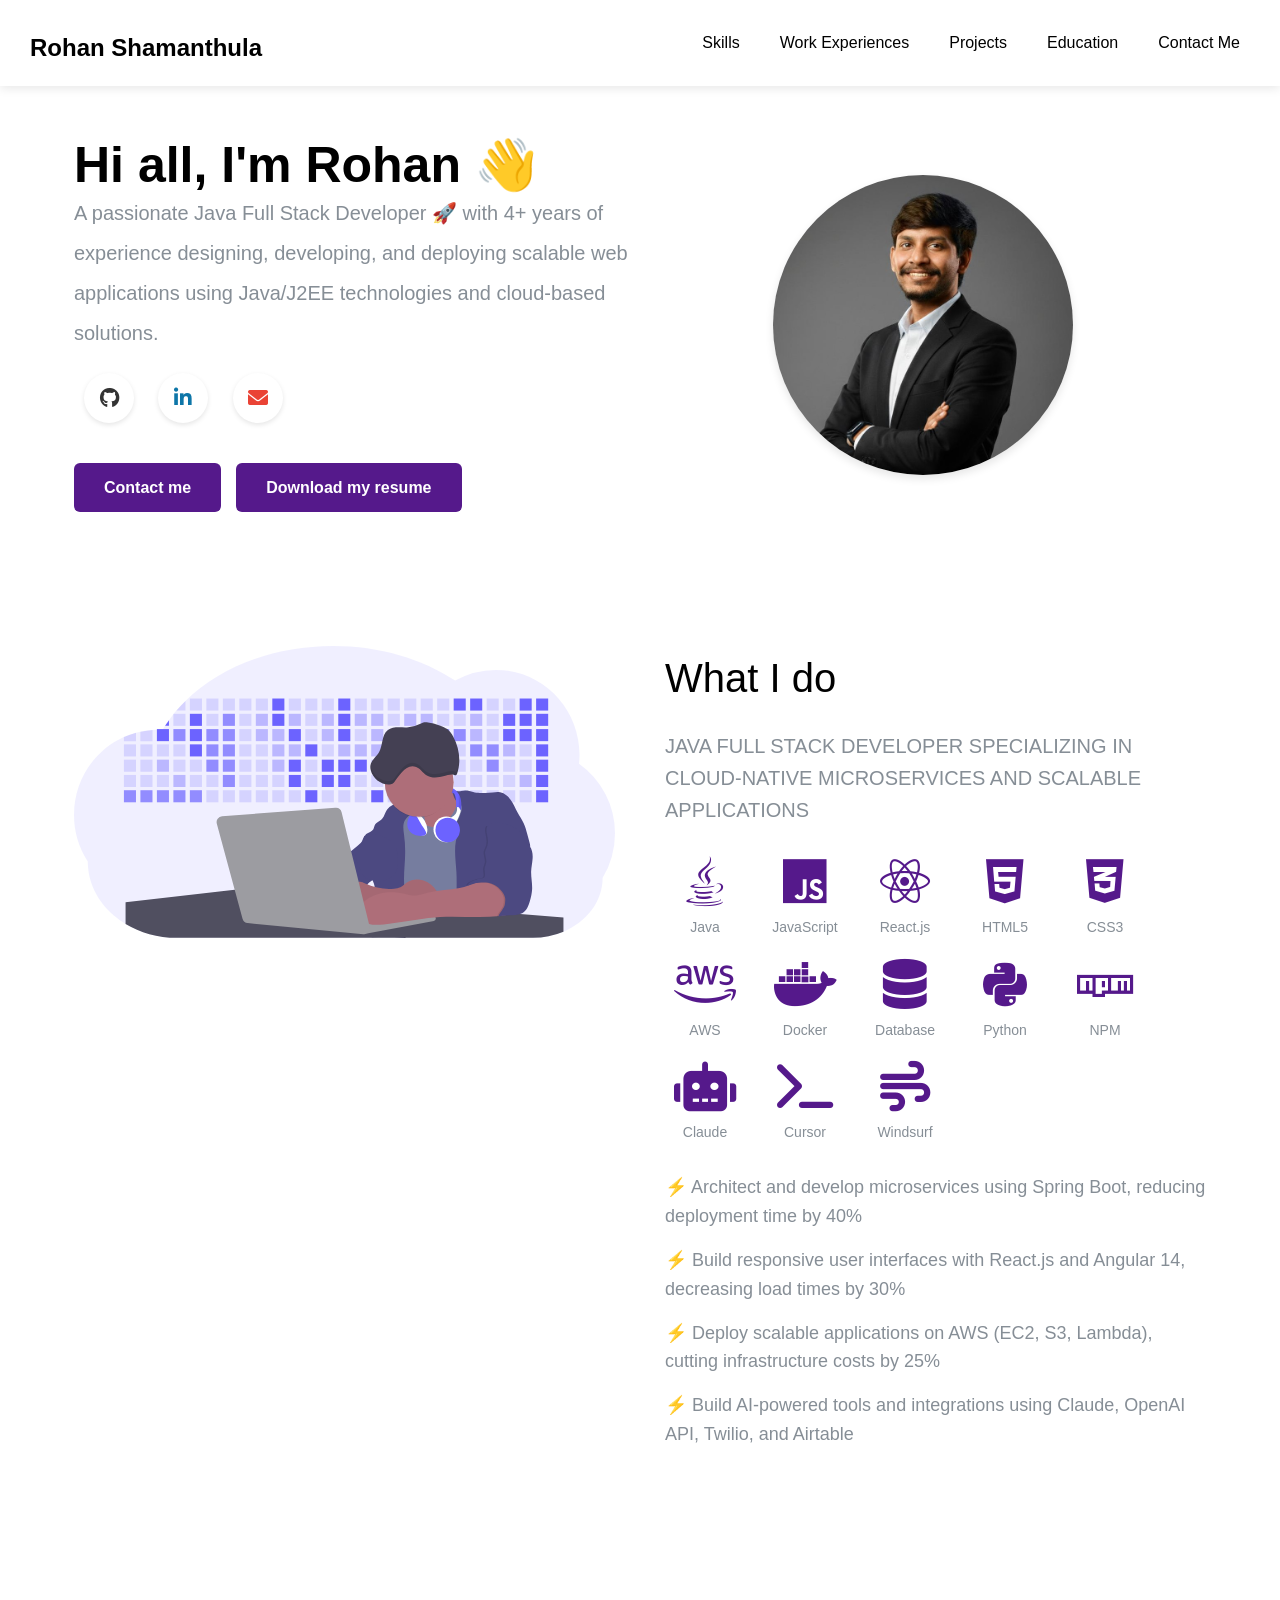
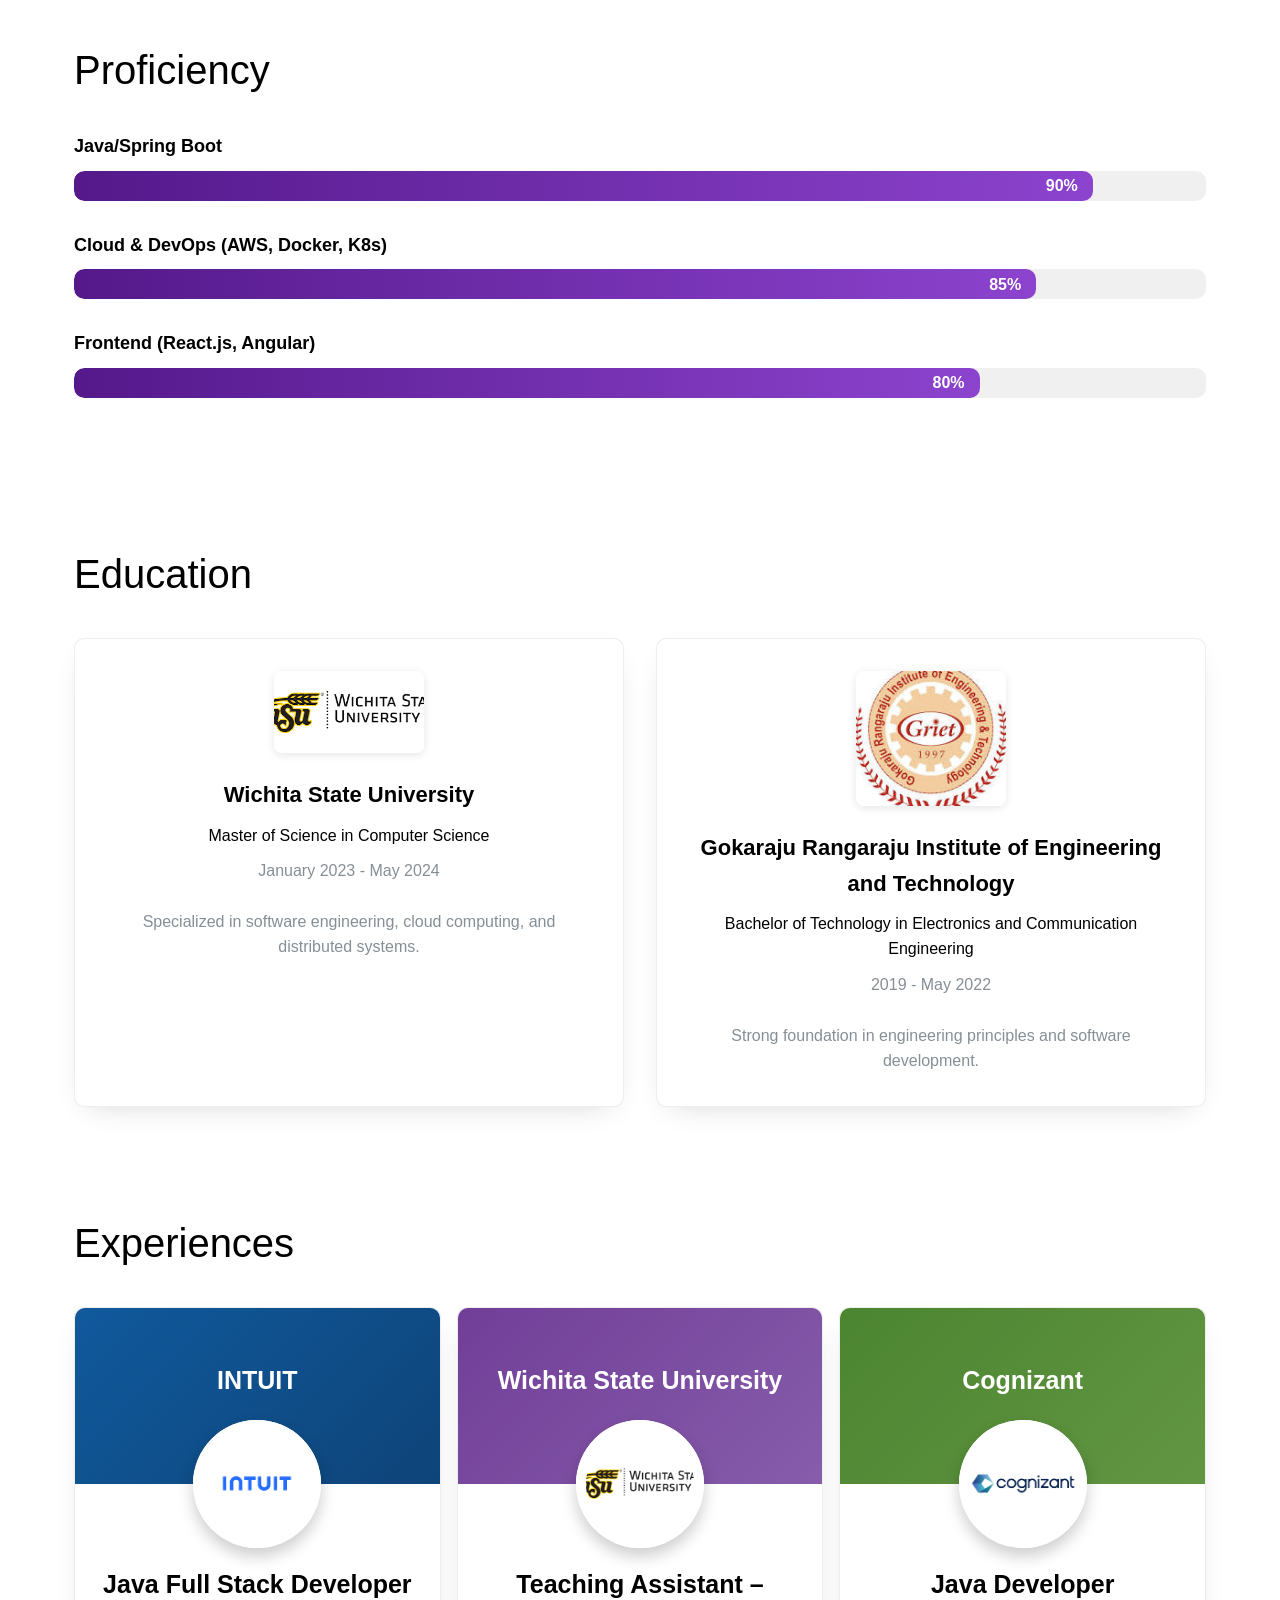
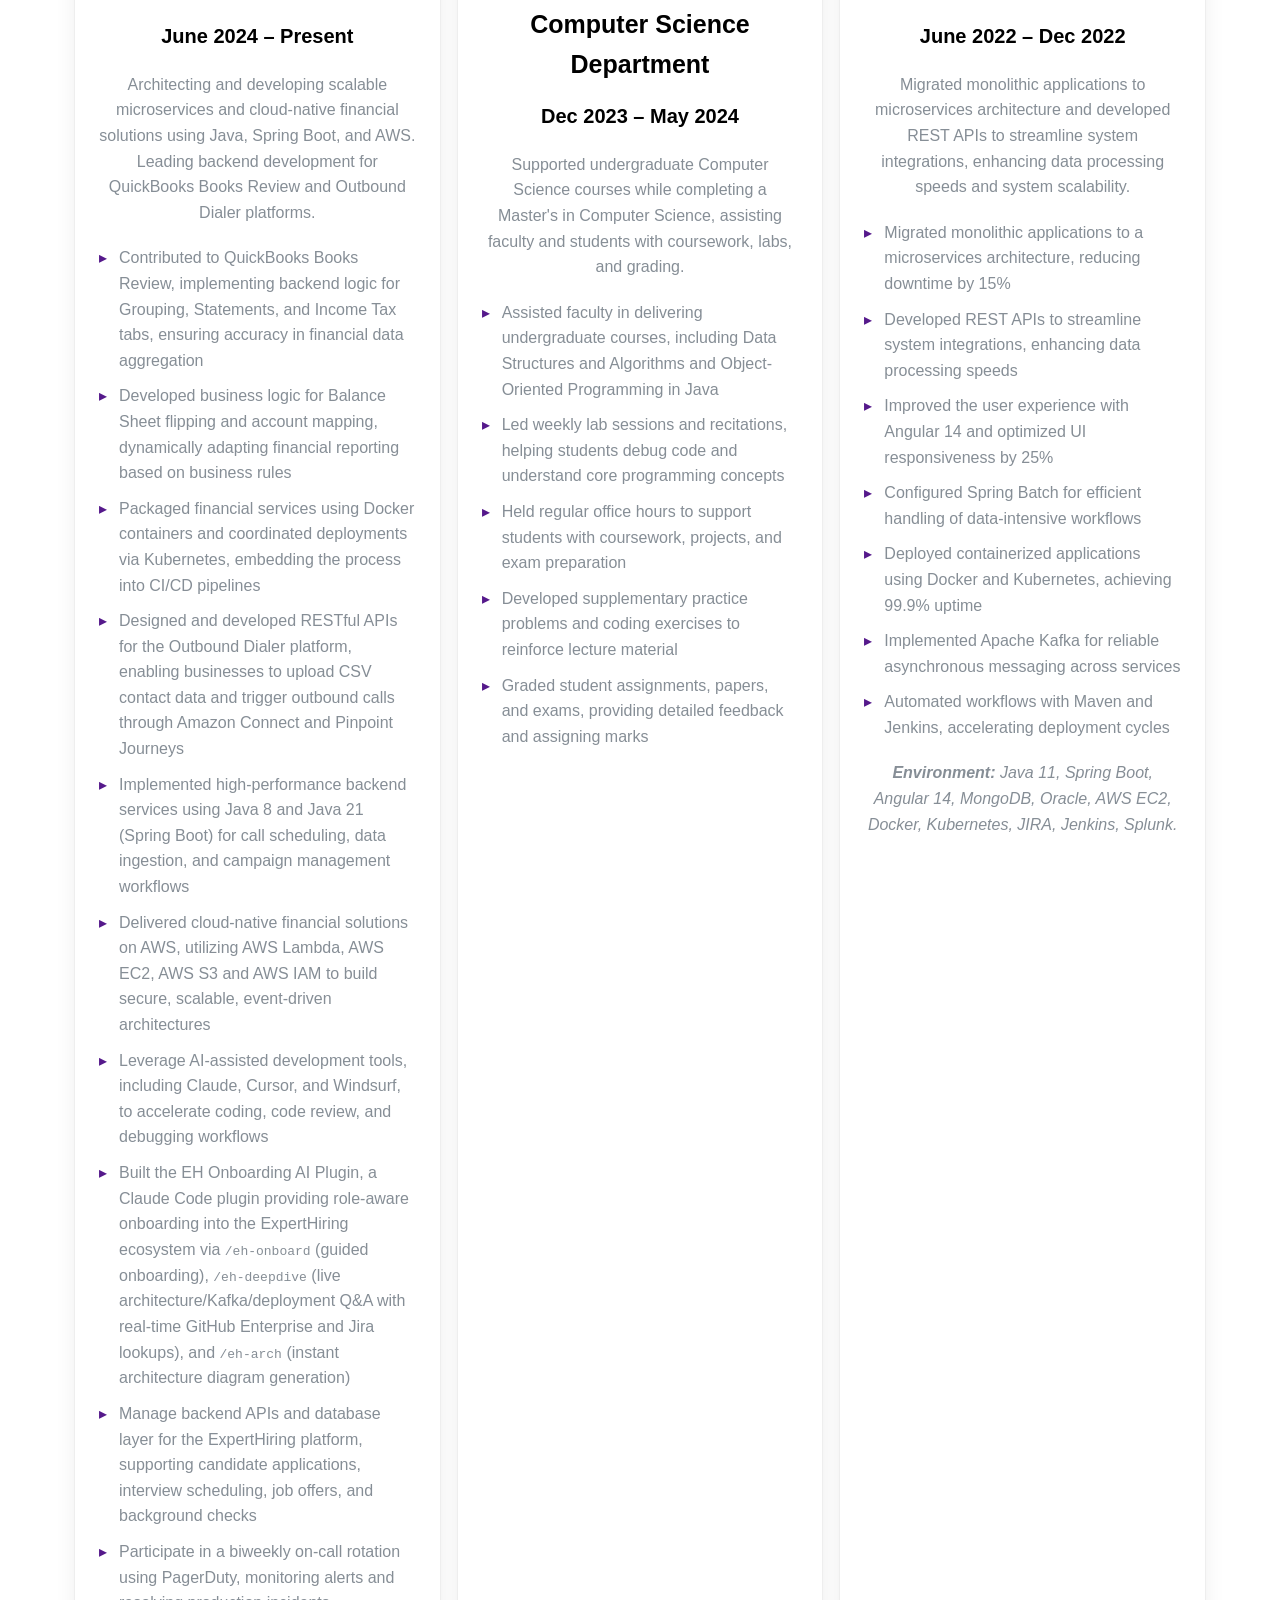
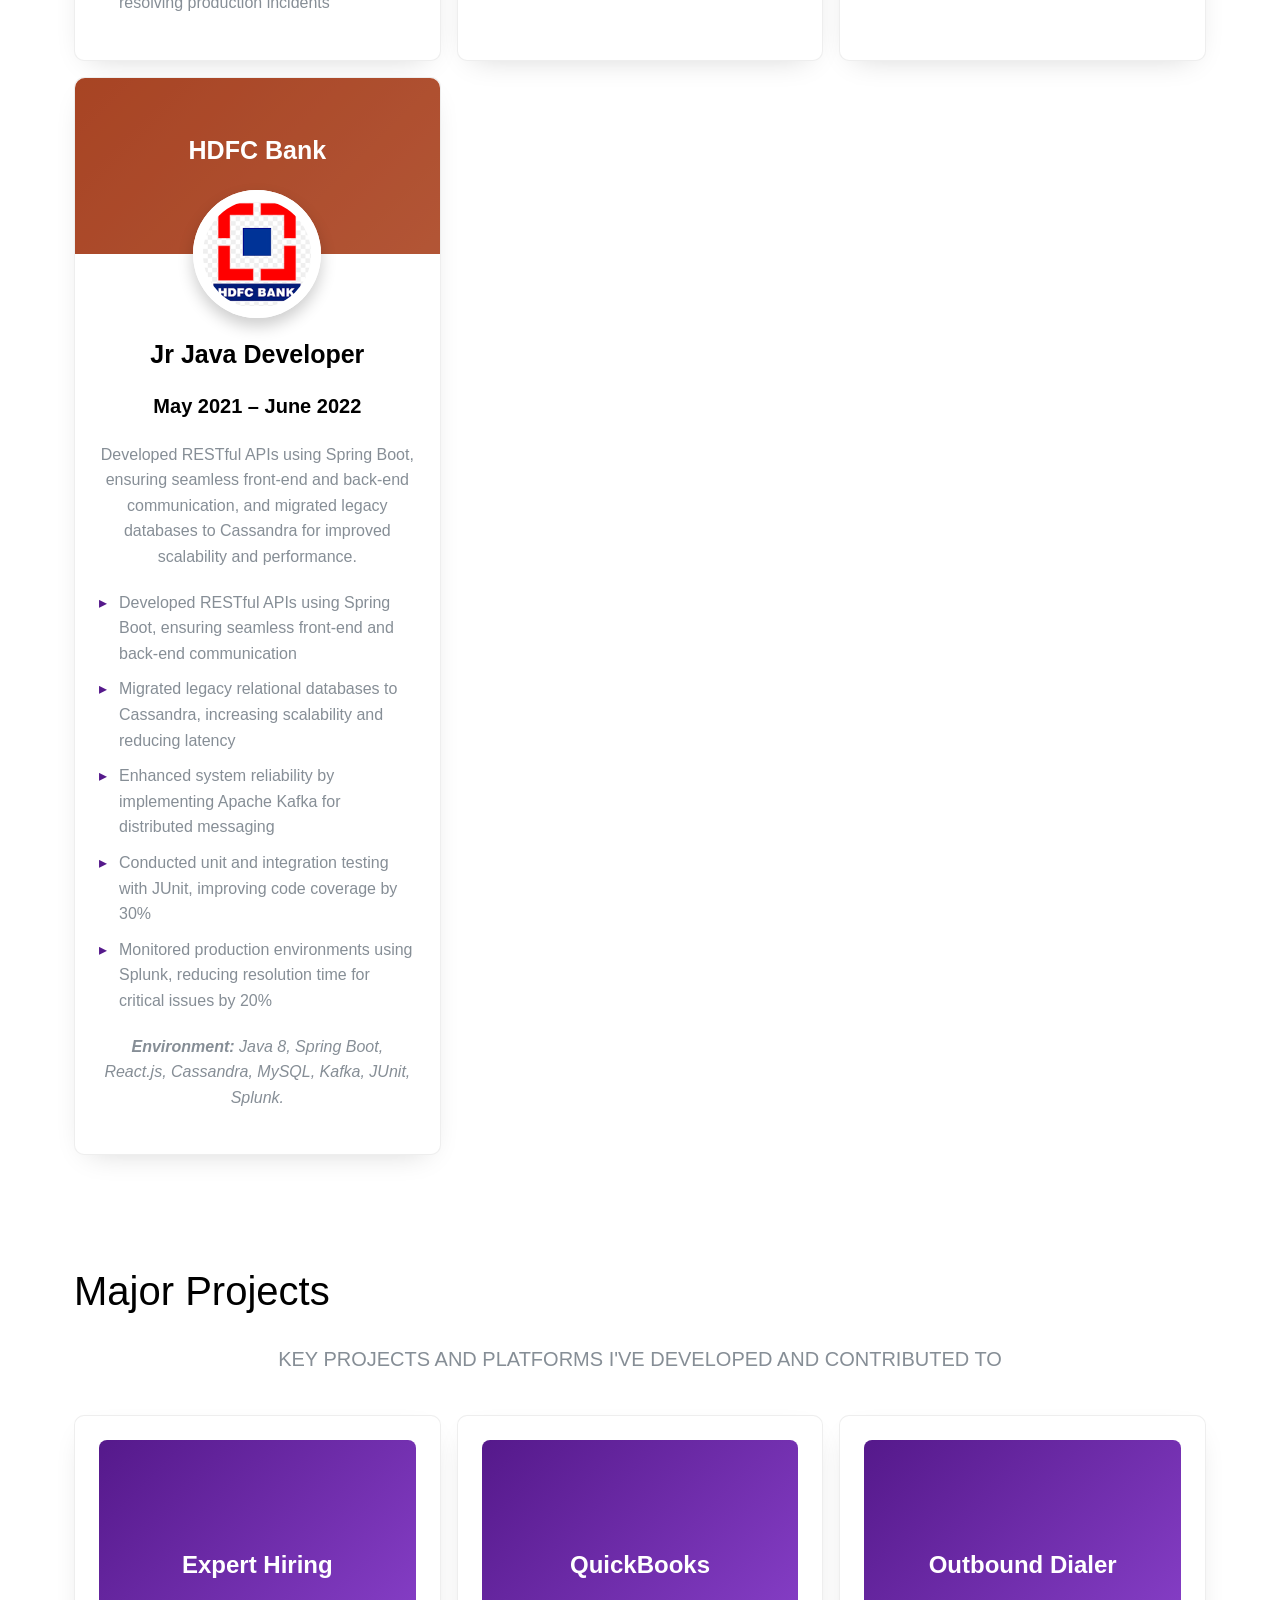
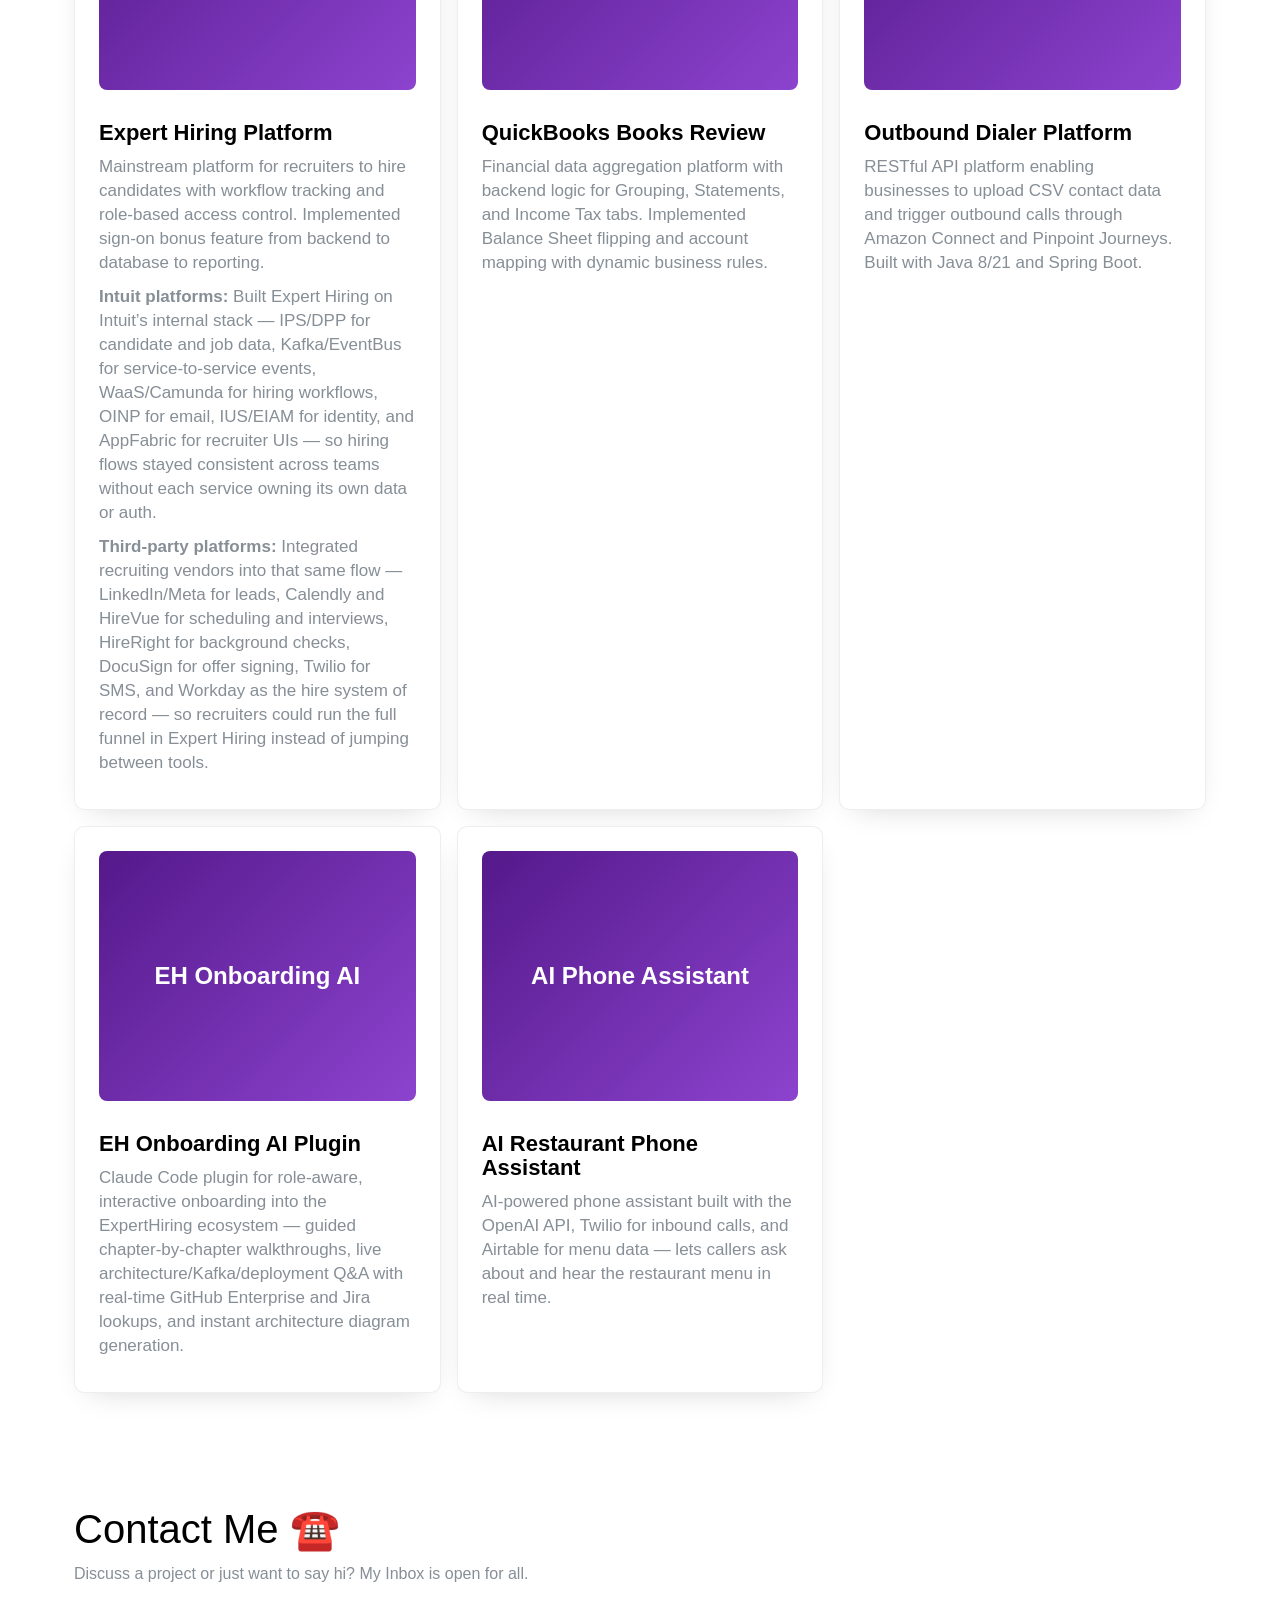
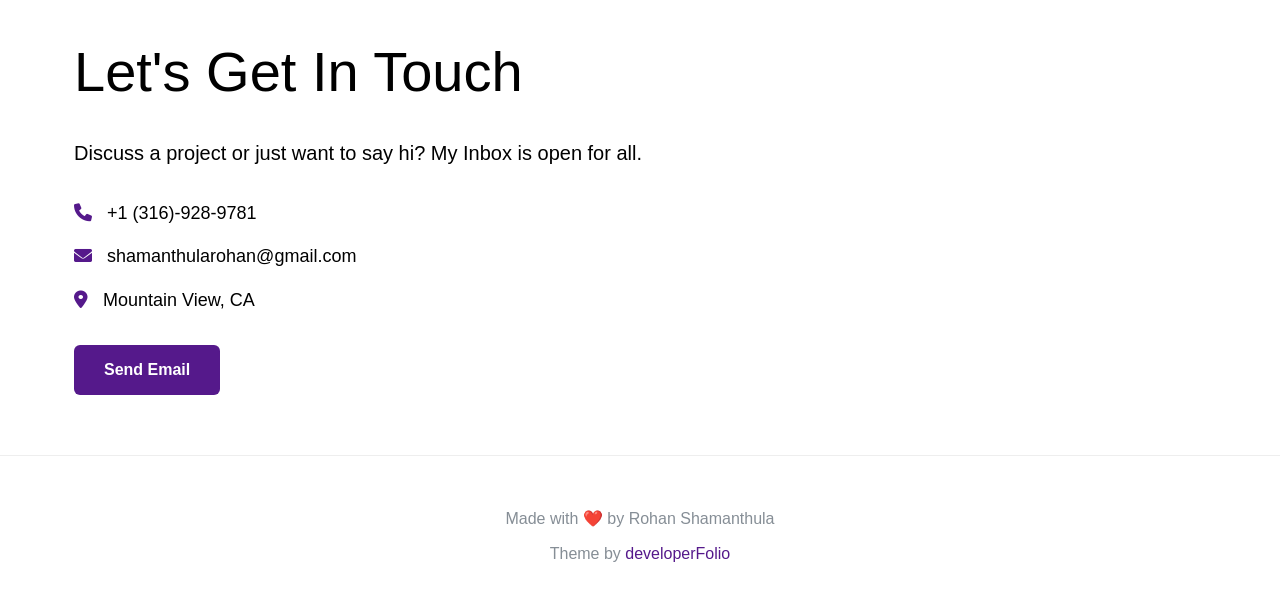
<file: index.html>
<!DOCTYPE html>
<html lang="en">
<head>
    <meta charset="UTF-8">
    <title>Rohan Shamanthula | Java Full Stack Developer</title>
    <meta name="viewport" content="width=device-width, initial-scale=1">
    <link rel="stylesheet" href="style.css">
    <link rel="stylesheet" href="https://cdnjs.cloudflare.com/ajax/libs/font-awesome/6.0.0/css/all.min.css">
    <script defer src="script.js"></script>
</head>
<body>
    <header class="header" id="header">
        <a href="#greeting" class="logo"><span class="logo-name">Rohan Shamanthula</span></a>
        <input class="menu-btn" type="checkbox" id="menu-btn">
        <label class="menu-icon" for="menu-btn"><span class="navicon"></span></label>
        <ul class="menu">
            <li><a href="#skills">Skills</a></li>
            <li><a href="#experience">Work Experiences</a></li>
            <li><a href="#projects">Projects</a></li>
            <li><a href="#education">Education</a></li>
            <li><a href="#contact">Contact Me</a></li>
        </ul>
    </header>

    <section class="greet-main" id="greeting">
        <div class="greeting-main">
            <div class="greeting-text-div">
                <div>
                    <h1 class="greeting-text">Hi all, I'm Rohan <span class="wave-emoji">👋</span></h1>
                    <p class="greeting-text-p subTitle">A passionate Java Full Stack Developer 🚀 with 4+ years of experience designing, developing, and deploying scalable web applications using Java/J2EE technologies and cloud-based solutions.</p>
                    <div class="social-media-div">
                        <a href="https://github.com/Rohansmarty" target="_blank" class="icon-button github"><i class="fab fa-github"></i></a>
                        <a href="https://www.linkedin.com/in/rohan-shamanthula/" target="_blank" class="icon-button linkedin"><i class="fab fa-linkedin-in"></i></a>
                        <a href="mailto:shamanthularohan@gmail.com" class="icon-button google"><i class="fas fa-envelope"></i></a>
                    </div>
                    <div class="button-greeting-div">
                        <a href="#contact" class="button button-greeting">Contact me</a>
                        <a href="assets/Rohan_Shamanthula_Resume.pdf" download="Resume.pdf" class="button button-greeting download-link-button">Download my resume</a>
                    </div>
                </div>
            </div>
            <div class="greeting-image-div"><img src="assets/rohan-profile.jpg" alt="Rohan Shamanthula" class="profile-image"></div>
        </div>
    </section>

    <section class="main" id="skills">
        <div class="skills-main-div">
            <div class="skills-image-div"><img src="assets/developerActivity.svg" alt="Developer Activity" class="skills-image"></div>
            <div class="skills-text-div">
                <h1 class="skills-heading">What I do</h1>
                <p class="subTitle skills-text-subtitle">JAVA FULL STACK DEVELOPER SPECIALIZING IN CLOUD-NATIVE MICROSERVICES AND SCALABLE APPLICATIONS</p>
                <div class="software-skills-main-div">
                    <ul class="dev-icons">
                        <li class="software-skill-inline"><i class="fab fa-java"></i><p>Java</p></li>
                        <li class="software-skill-inline"><i class="fab fa-js"></i><p>JavaScript</p></li>
                        <li class="software-skill-inline"><i class="fab fa-react"></i><p>React.js</p></li>
                        <li class="software-skill-inline"><i class="fab fa-html5"></i><p>HTML5</p></li>
                        <li class="software-skill-inline"><i class="fab fa-css3-alt"></i><p>CSS3</p></li>
                        <li class="software-skill-inline"><i class="fab fa-aws"></i><p>AWS</p></li>
                        <li class="software-skill-inline"><i class="fab fa-docker"></i><p>Docker</p></li>
                        <li class="software-skill-inline"><i class="fas fa-database"></i><p>Database</p></li>
                        <li class="software-skill-inline"><i class="fab fa-python"></i><p>Python</p></li>
                        <li class="software-skill-inline"><i class="fab fa-npm"></i><p>NPM</p></li>
                        <li class="software-skill-inline"><i class="fas fa-robot"></i><p>Claude</p></li>
                        <li class="software-skill-inline"><i class="fas fa-terminal"></i><p>Cursor</p></li>
                        <li class="software-skill-inline"><i class="fas fa-wind"></i><p>Windsurf</p></li>
                    </ul>
                </div>
                <div>
                    <p class="subTitle skills-text">⚡ Architect and develop microservices using Spring Boot, reducing deployment time by 40%</p>
                    <p class="subTitle skills-text">⚡ Build responsive user interfaces with React.js and Angular 14, decreasing load times by 30%</p>
                    <p class="subTitle skills-text">⚡ Deploy scalable applications on AWS (EC2, S3, Lambda), cutting infrastructure costs by 25%</p>
                    <p class="subTitle skills-text">⚡ Build AI-powered tools and integrations using Claude, OpenAI API, Twilio, and Airtable</p>
                </div>
            </div>
        </div>
    </section>

    <section class="main" id="stack-progress">
        <div class="skill-progress-main-div">
            <h1 class="skills-heading">Proficiency</h1>
            <div class="skill-progress-div">
                <div class="skill-progress-item"><div class="skill-progress-label">Java/Spring Boot</div><div class="skill-progress-bar"><div class="skill-progress-fill" style="width: 90%">90%</div></div></div>
                <div class="skill-progress-item"><div class="skill-progress-label">Cloud & DevOps (AWS, Docker, K8s)</div><div class="skill-progress-bar"><div class="skill-progress-fill" style="width: 85%">85%</div></div></div>
                <div class="skill-progress-item"><div class="skill-progress-label">Frontend (React.js, Angular)</div><div class="skill-progress-bar"><div class="skill-progress-fill" style="width: 80%">80%</div></div></div>
            </div>
        </div>
    </section>

    <section class="main" id="education">
        <h1 class="skills-heading">Education</h1>
        <div class="education-cards-div">
            <div class="education-card">
                <div class="education-logo-div"><img src="assets/WichitaStateUniversity.png" alt="Wichita State University" class="education-logo"></div>
                <div class="education-card-header"><h3>Wichita State University</h3><p>Master of Science in Computer Science</p><p class="education-duration">January 2023 - May 2024</p></div>
                <p class="education-desc">Specialized in software engineering, cloud computing, and distributed systems.</p>
            </div>
            <div class="education-card">
                <div class="education-logo-div"><img src="assets/GRIET.jpg" alt="GRIET" class="education-logo"></div>
                <div class="education-card-header"><h3>Gokaraju Rangaraju Institute of Engineering and Technology</h3><p>Bachelor of Technology in Electronics and Communication Engineering</p><p class="education-duration">2019 - May 2022</p></div>
                <p class="education-desc">Strong foundation in engineering principles and software development.</p>
            </div>
        </div>
    </section>

    <section class="main" id="experience">
        <h1 class="experience-heading">Experiences</h1>
        <div class="experience-cards-div">
            <div class="experience-card">
                <div class="experience-banner" style="background: linear-gradient(135deg, #1780e0 0%, #1461ac 100%);"><div class="experience-blurred-div"></div><div class="experience-div-company"><h5 class="experience-text-company">INTUIT</h5></div><div class="experience-roundedimg"><img src="assets/Intuit.jpg" alt="INTUIT" class="company-logo-img"></div></div>
                <div class="experience-text-details"><h5 class="experience-text-role">Java Full Stack Developer</h5><h5 class="experience-text-date">June 2024 – Present</h5><p class="subTitle experience-text-desc">Architecting and developing scalable microservices and cloud-native financial solutions using Java, Spring Boot, and AWS. Leading backend development for QuickBooks Books Review and Outbound Dialer platforms.</p><ul>
                    <li class="subTitle">Contributed to QuickBooks Books Review, implementing backend logic for Grouping, Statements, and Income Tax tabs, ensuring accuracy in financial data aggregation</li>
                    <li class="subTitle">Developed business logic for Balance Sheet flipping and account mapping, dynamically adapting financial reporting based on business rules</li>
                    <li class="subTitle">Packaged financial services using Docker containers and coordinated deployments via Kubernetes, embedding the process into CI/CD pipelines</li>
                    <li class="subTitle">Designed and developed RESTful APIs for the Outbound Dialer platform, enabling businesses to upload CSV contact data and trigger outbound calls through Amazon Connect and Pinpoint Journeys</li>
                    <li class="subTitle">Implemented high-performance backend services using Java 8 and Java 21 (Spring Boot) for call scheduling, data ingestion, and campaign management workflows</li>
                    <li class="subTitle">Delivered cloud-native financial solutions on AWS, utilizing AWS Lambda, AWS EC2, AWS S3 and AWS IAM to build secure, scalable, event-driven architectures</li>
                    <li class="subTitle">Leverage AI-assisted development tools, including Claude, Cursor, and Windsurf, to accelerate coding, code review, and debugging workflows</li>
                    <li class="subTitle">Built the EH Onboarding AI Plugin, a Claude Code plugin providing role-aware onboarding into the ExpertHiring ecosystem via <code>/eh-onboard</code> (guided onboarding), <code>/eh-deepdive</code> (live architecture/Kafka/deployment Q&A with real-time GitHub Enterprise and Jira lookups), and <code>/eh-arch</code> (instant architecture diagram generation)</li>
                    <li class="subTitle">Manage backend APIs and database layer for the ExpertHiring platform, supporting candidate applications, interview scheduling, job offers, and background checks</li>
                    <li class="subTitle">Participate in a biweekly on-call rotation using PagerDuty, monitoring alerts and resolving production incidents</li>
                </ul></div>
            </div>
            <div class="experience-card">
                <div class="experience-banner" style="background: linear-gradient(135deg, #a259d9 0%, #c084f5 100%);"><div class="experience-blurred-div"></div><div class="experience-div-company"><h5 class="experience-text-company">Wichita State University</h5></div><div class="experience-roundedimg"><img src="assets/WichitaStateUniversity.png" alt="Wichita State University" class="company-logo-img"></div></div>
                <div class="experience-text-details"><h5 class="experience-text-role">Teaching Assistant – Computer Science Department</h5><h5 class="experience-text-date">Dec 2023 – May 2024</h5><p class="subTitle experience-text-desc">Supported undergraduate Computer Science courses while completing a Master's in Computer Science, assisting faculty and students with coursework, labs, and grading.</p><ul>
                    <li class="subTitle">Assisted faculty in delivering undergraduate courses, including Data Structures and Algorithms and Object-Oriented Programming in Java</li><li class="subTitle">Led weekly lab sessions and recitations, helping students debug code and understand core programming concepts</li><li class="subTitle">Held regular office hours to support students with coursework, projects, and exam preparation</li><li class="subTitle">Developed supplementary practice problems and coding exercises to reinforce lecture material</li><li class="subTitle">Graded student assignments, papers, and exams, providing detailed feedback and assigning marks</li>
                </ul></div>
            </div>
            <div class="experience-card">
                <div class="experience-banner" style="background: linear-gradient(135deg, #6cbe45 0%, #8dd65f 100%);"><div class="experience-blurred-div"></div><div class="experience-div-company"><h5 class="experience-text-company">Cognizant</h5></div><div class="experience-roundedimg"><img src="assets/Cognizant.jpg" alt="Cognizant" class="company-logo-img"></div></div>
                <div class="experience-text-details"><h5 class="experience-text-role">Java Developer</h5><h5 class="experience-text-date">June 2022 – Dec 2022</h5><p class="subTitle experience-text-desc">Migrated monolithic applications to microservices architecture and developed REST APIs to streamline system integrations, enhancing data processing speeds and system scalability.</p><ul>
                    <li class="subTitle">Migrated monolithic applications to a microservices architecture, reducing downtime by 15%</li><li class="subTitle">Developed REST APIs to streamline system integrations, enhancing data processing speeds</li><li class="subTitle">Improved the user experience with Angular 14 and optimized UI responsiveness by 25%</li><li class="subTitle">Configured Spring Batch for efficient handling of data-intensive workflows</li><li class="subTitle">Deployed containerized applications using Docker and Kubernetes, achieving 99.9% uptime</li><li class="subTitle">Implemented Apache Kafka for reliable asynchronous messaging across services</li><li class="subTitle">Automated workflows with Maven and Jenkins, accelerating deployment cycles</li>
                </ul><p class="subTitle experience-text-desc" style="margin-top: 20px; font-style: italic;"><strong>Environment:</strong> Java 11, Spring Boot, Angular 14, MongoDB, Oracle, AWS EC2, Docker, Kubernetes, JIRA, Jenkins, Splunk.</p></div>
            </div>
            <div class="experience-card">
                <div class="experience-banner" style="background: linear-gradient(135deg, #ef6133 0%, #ff7a4d 100%);"><div class="experience-blurred-div"></div><div class="experience-div-company"><h5 class="experience-text-company">HDFC Bank</h5></div><div class="experience-roundedimg"><img src="assets/HDFC.png" alt="HDFC Bank" class="company-logo-img"></div></div>
                <div class="experience-text-details"><h5 class="experience-text-role">Jr Java Developer</h5><h5 class="experience-text-date">May 2021 – June 2022</h5><p class="subTitle experience-text-desc">Developed RESTful APIs using Spring Boot, ensuring seamless front-end and back-end communication, and migrated legacy databases to Cassandra for improved scalability and performance.</p><ul>
                    <li class="subTitle">Developed RESTful APIs using Spring Boot, ensuring seamless front-end and back-end communication</li><li class="subTitle">Migrated legacy relational databases to Cassandra, increasing scalability and reducing latency</li><li class="subTitle">Enhanced system reliability by implementing Apache Kafka for distributed messaging</li><li class="subTitle">Conducted unit and integration testing with JUnit, improving code coverage by 30%</li><li class="subTitle">Monitored production environments using Splunk, reducing resolution time for critical issues by 20%</li>
                </ul><p class="subTitle experience-text-desc" style="margin-top: 20px; font-style: italic;"><strong>Environment:</strong> Java 8, Spring Boot, React.js, Cassandra, MySQL, Kafka, JUnit, Splunk.</p></div>
            </div>
        </div>
    </section>

    <section class="main" id="projects">
        <h1 class="skills-heading">Major Projects</h1>
        <p class="subTitle project-subtitle">KEY PROJECTS AND PLATFORMS I'VE DEVELOPED AND CONTRIBUTED TO</p>
        <div class="projects-container">
            <div class="project-card project-card-light"><div class="project-image"><div class="project-image-placeholder">Expert Hiring</div></div><div class="project-detail"><h5 class="card-title">Expert Hiring Platform</h5><p class="card-subtitle">Mainstream platform for recruiters to hire candidates with workflow tracking and role-based access control. Implemented sign-on bonus feature from backend to database to reporting.</p><div class="project-platform-details"><p class="card-subtitle"><strong>Intuit platforms:</strong> Built Expert Hiring on Intuit’s internal stack — IPS/DPP for candidate and job data, Kafka/EventBus for service-to-service events, WaaS/Camunda for hiring workflows, OINP for email, IUS/EIAM for identity, and AppFabric for recruiter UIs — so hiring flows stayed consistent across teams without each service owning its own data or auth.</p><p class="card-subtitle"><strong>Third-party platforms:</strong> Integrated recruiting vendors into that same flow — LinkedIn/Meta for leads, Calendly and HireVue for scheduling and interviews, HireRight for background checks, DocuSign for offer signing, Twilio for SMS, and Workday as the hire system of record — so recruiters could run the full funnel in Expert Hiring instead of jumping between tools.</p></div></div></div>
            <div class="project-card project-card-light"><div class="project-image"><div class="project-image-placeholder">QuickBooks</div></div><div class="project-detail"><h5 class="card-title">QuickBooks Books Review</h5><p class="card-subtitle">Financial data aggregation platform with backend logic for Grouping, Statements, and Income Tax tabs. Implemented Balance Sheet flipping and account mapping with dynamic business rules.</p></div></div>
            <div class="project-card project-card-light"><div class="project-image"><div class="project-image-placeholder">Outbound Dialer</div></div><div class="project-detail"><h5 class="card-title">Outbound Dialer Platform</h5><p class="card-subtitle">RESTful API platform enabling businesses to upload CSV contact data and trigger outbound calls through Amazon Connect and Pinpoint Journeys. Built with Java 8/21 and Spring Boot.</p></div></div>
            <div class="project-card project-card-light"><div class="project-image"><div class="project-image-placeholder">EH Onboarding AI</div></div><div class="project-detail"><h5 class="card-title">EH Onboarding AI Plugin</h5><p class="card-subtitle">Claude Code plugin for role-aware, interactive onboarding into the ExpertHiring ecosystem — guided chapter-by-chapter walkthroughs, live architecture/Kafka/deployment Q&A with real-time GitHub Enterprise and Jira lookups, and instant architecture diagram generation.</p></div></div>
            <div class="project-card project-card-light"><div class="project-image"><div class="project-image-placeholder">AI Phone Assistant</div></div><div class="project-detail"><h5 class="card-title">AI Restaurant Phone Assistant</h5><p class="card-subtitle">AI-powered phone assistant built with the OpenAI API, Twilio for inbound calls, and Airtable for menu data — lets callers ask about and hear the restaurant menu in real time.</p></div></div>
        </div>
    </section>

    <section class="main" id="contact">
        <h1 class="skills-heading">Contact Me ☎️</h1><p class="subTitle">Discuss a project or just want to say hi? My Inbox is open for all.</p>
        <div class="contact-main"><div class="contact-text-div"><h1 class="contact-title">Let's Get In Touch</h1><p class="contact-subtitle">Discuss a project or just want to say hi? My Inbox is open for all.</p><div class="contact-details"><p><i class="fas fa-phone"></i> +1 (316)-928-9781</p><p><i class="fas fa-envelope"></i> shamanthularohan@gmail.com</p><p><i class="fas fa-map-marker-alt"></i> Mountain View, CA</p></div><div class="button-contact-div"><a href="mailto:shamanthularohan@gmail.com" class="button button-contact">Send Email</a></div></div></div>
    </section>

    <footer class="footer-div"><p class="footer-text">Made with ❤️ by Rohan Shamanthula</p><p class="footer-text">Theme by <a href="https://github.com/saadpasta/developerFolio" target="_blank">developerFolio</a></p></footer>
    <button class="scroll-to-top" id="scrollToTop" onclick="window.scrollTo({top: 0, behavior: 'smooth'})"><i class="fas fa-arrow-up"></i></button>
</body>
</html>
</file>
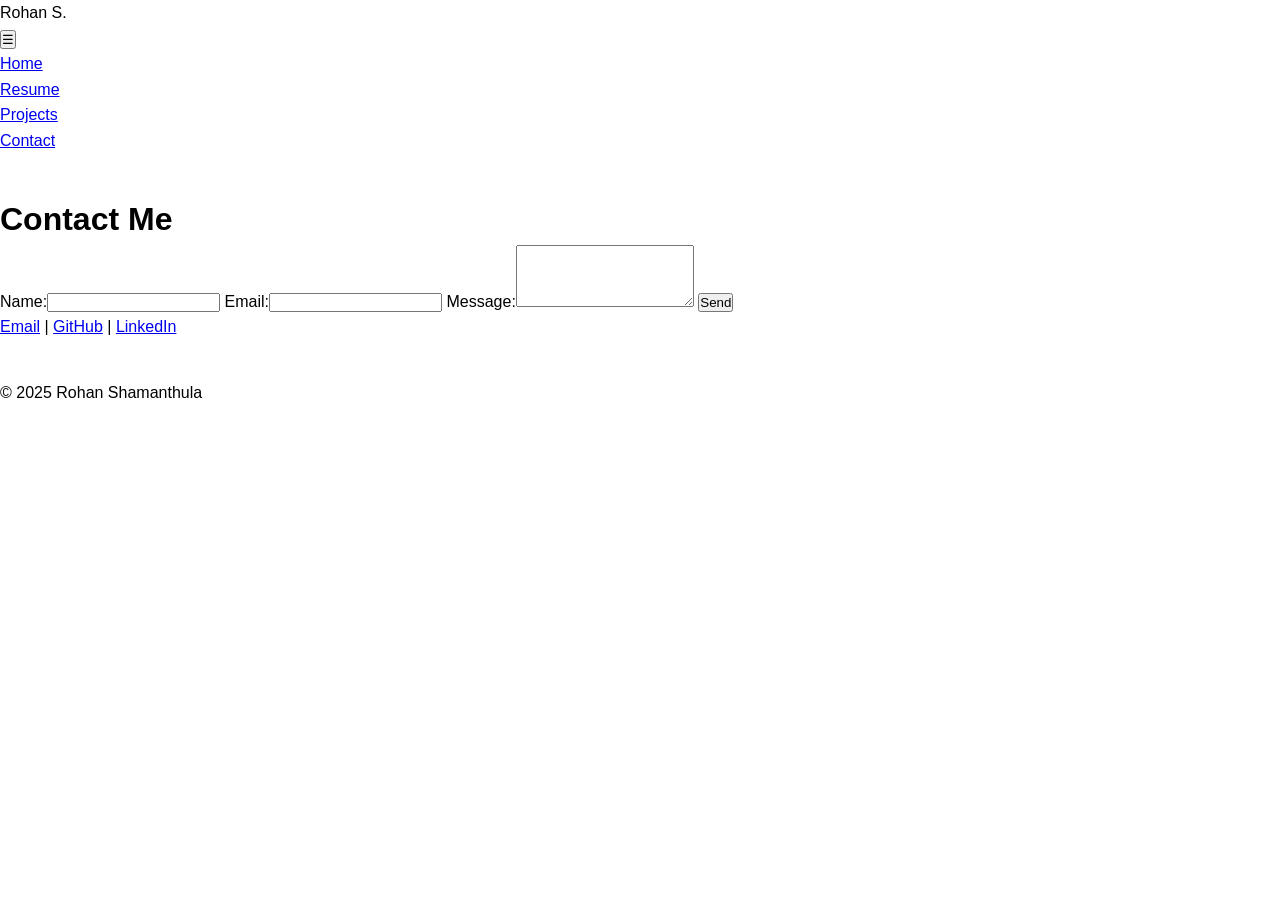
<file: contact.html>
<!DOCTYPE html>
<html lang="en">
<head>
  <meta charset="UTF-8">
  <title>Contact | Rohan Shamanthula</title>
  <meta name="viewport" content="width=device-width, initial-scale=1">
  <link rel="stylesheet" href="style.css">
  <script defer src="script.js"></script>
</head>
<body>
  <nav class="navbar">
      <div class="nav-logo">Rohan S.</div>
      <button class="nav-toggle" aria-label="Toggle navigation">☰</button>
      <ul class="nav-links">
          <li><a href="index.html">Home</a></li>
          <li><a href="resume.html">Resume</a></li>
          <li><a href="projects.html">Projects</a></li>
          <li><a href="contact.html">Contact</a></li>
      </ul>
  </nav>
  <main class="contact-main">
    <h1>Contact Me</h1>
    <form class="contact-form" action="mailto:shamanthularohan@gmail.com" method="POST" enctype="text/plain">
      <label for="name">Name:</label><input type="text" id="name" name="name" required>
      <label for="email">Email:</label><input type="email" id="email" name="email" required>
      <label for="message">Message:</label><textarea id="message" name="message" rows="4" required></textarea>
      <button type="submit" class="cta-button">Send</button>
    </form>
    <div class="social-box">
      <a href="mailto:shamanthularohan@gmail.com">Email</a> |
      <a href="https://github.com/Rohansmarty" target="_blank">GitHub</a> |
      <a href="#">LinkedIn</a>
    </div>
  </main>
  <footer><p>&copy; 2025 Rohan Shamanthula</p></footer>
</body>
</html>
</file>
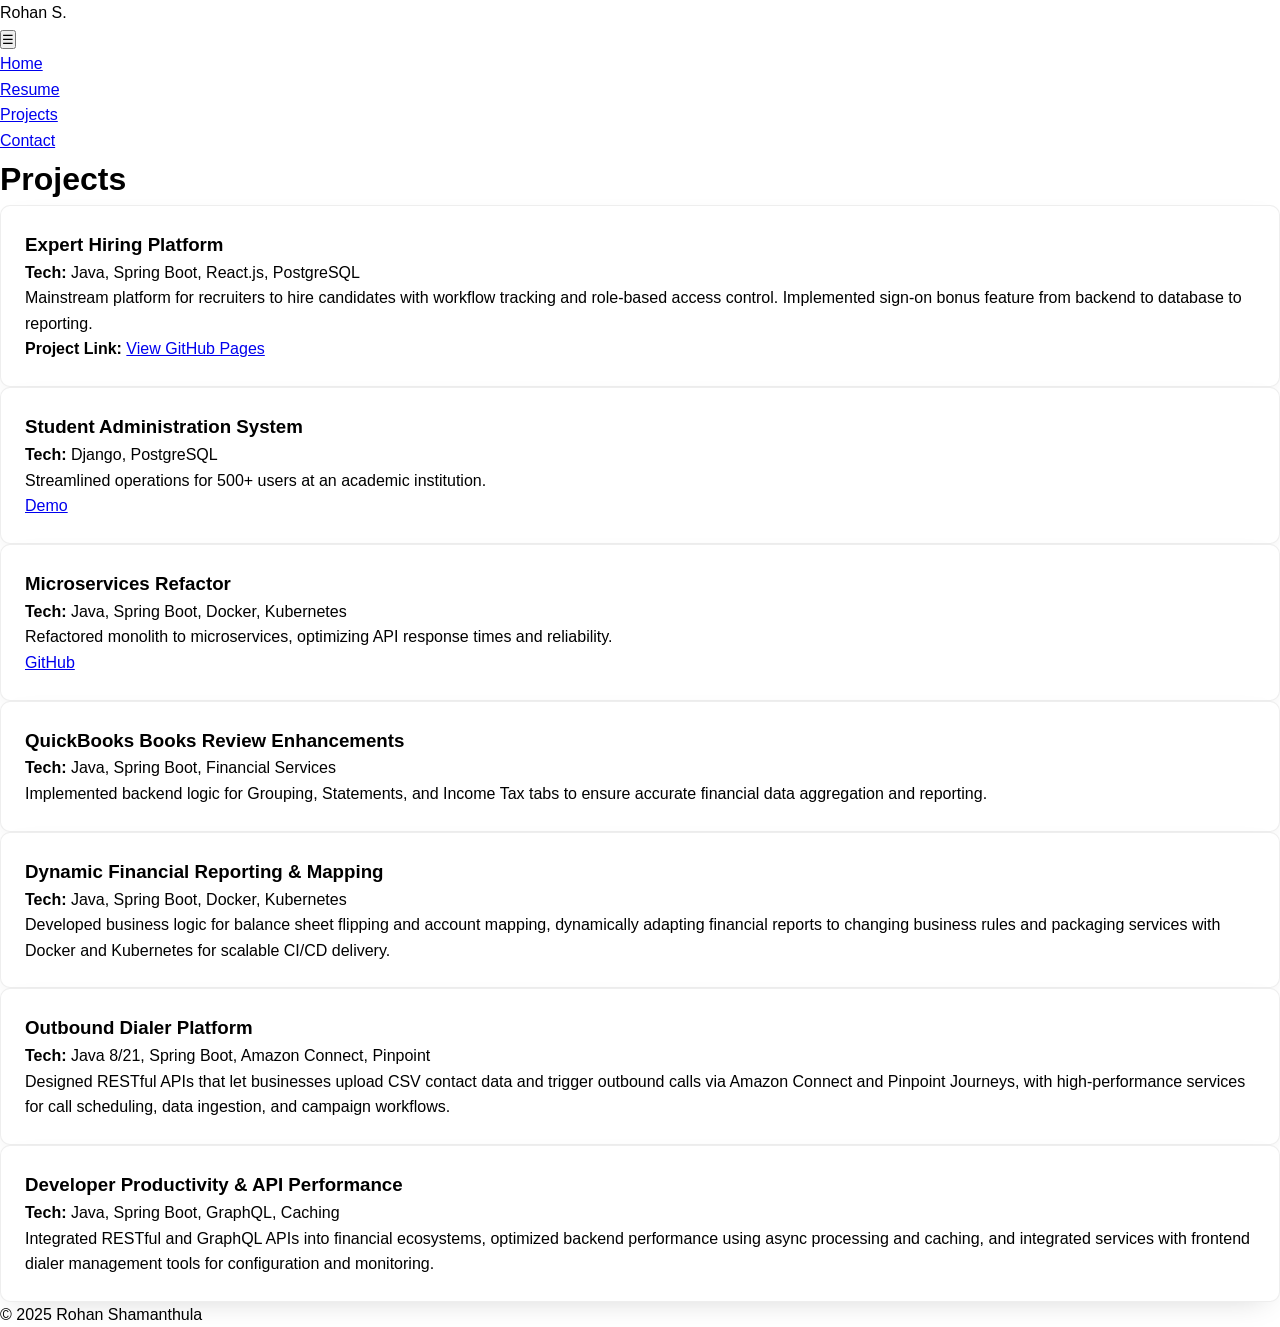
<file: projects.html>
<!DOCTYPE html>
<html lang="en">
<head>
  <meta charset="UTF-8">
  <title>Projects | Rohan Shamanthula</title>
  <meta name="viewport" content="width=device-width, initial-scale=1">
  <link rel="stylesheet" href="style.css">
  <script defer src="script.js"></script>
</head>
<body>
  <nav class="navbar">
      <div class="nav-logo">Rohan S.</div>
      <button class="nav-toggle" aria-label="Toggle navigation">☰</button>
      <ul class="nav-links">
          <li><a href="index.html">Home</a></li>
          <li><a href="resume.html">Resume</a></li>
          <li><a href="projects.html">Projects</a></li>
          <li><a href="contact.html">Contact</a></li>
      </ul>
  </nav>
  <main class="projects-main">
    <h1>Projects</h1>
    <div class="projects-grid">
      <div class="project-card">
        <h3>Expert Hiring Platform</h3>
        <p><strong>Tech:</strong> Java, Spring Boot, React.js, PostgreSQL</p>
        <p>Mainstream platform for recruiters to hire candidates with workflow tracking and role-based access control. Implemented sign-on bonus feature from backend to database to reporting.</p>
        <p><strong>Project Link:</strong> <a href="https://rohansmarty.github.io/My-Portfolio/" class="proj-link" target="_blank" rel="noopener noreferrer">View GitHub Pages</a></p>
      </div>
      <div class="project-card">
        <h3>Student Administration System</h3>
        <p><strong>Tech:</strong> Django, PostgreSQL</p>
        <p>Streamlined operations for 500+ users at an academic institution.</p>
        <a href="#" class="proj-link">Demo</a>
      </div>
      <div class="project-card">
        <h3>Microservices Refactor</h3>
        <p><strong>Tech:</strong> Java, Spring Boot, Docker, Kubernetes</p>
        <p>Refactored monolith to microservices, optimizing API response times and reliability.</p>
        <a href="#" class="proj-link">GitHub</a>
      </div>

      <div class="project-card">
        <h3>QuickBooks Books Review Enhancements</h3>
        <p><strong>Tech:</strong> Java, Spring Boot, Financial Services</p>
        <p>Implemented backend logic for Grouping, Statements, and Income Tax tabs to ensure accurate financial data aggregation and reporting.</p>
      </div>

      <div class="project-card">
        <h3>Dynamic Financial Reporting & Mapping</h3>
        <p><strong>Tech:</strong> Java, Spring Boot, Docker, Kubernetes</p>
        <p>Developed business logic for balance sheet flipping and account mapping, dynamically adapting financial reports to changing business rules and packaging services with Docker and Kubernetes for scalable CI/CD delivery.</p>
      </div>

      <div class="project-card">
        <h3>Outbound Dialer Platform</h3>
        <p><strong>Tech:</strong> Java 8/21, Spring Boot, Amazon Connect, Pinpoint</p>
        <p>Designed RESTful APIs that let businesses upload CSV contact data and trigger outbound calls via Amazon Connect and Pinpoint Journeys, with high-performance services for call scheduling, data ingestion, and campaign workflows.</p>
      </div>

      <div class="project-card">
        <h3>Developer Productivity & API Performance</h3>
        <p><strong>Tech:</strong> Java, Spring Boot, GraphQL, Caching</p>
        <p>Integrated RESTful and GraphQL APIs into financial ecosystems, optimized backend performance using async processing and caching, and integrated services with frontend dialer management tools for configuration and monitoring.</p>
      </div>
    </div>
  </main>
  <footer><p>&copy; 2025 Rohan Shamanthula</p></footer>
</body>
</html>
</file>
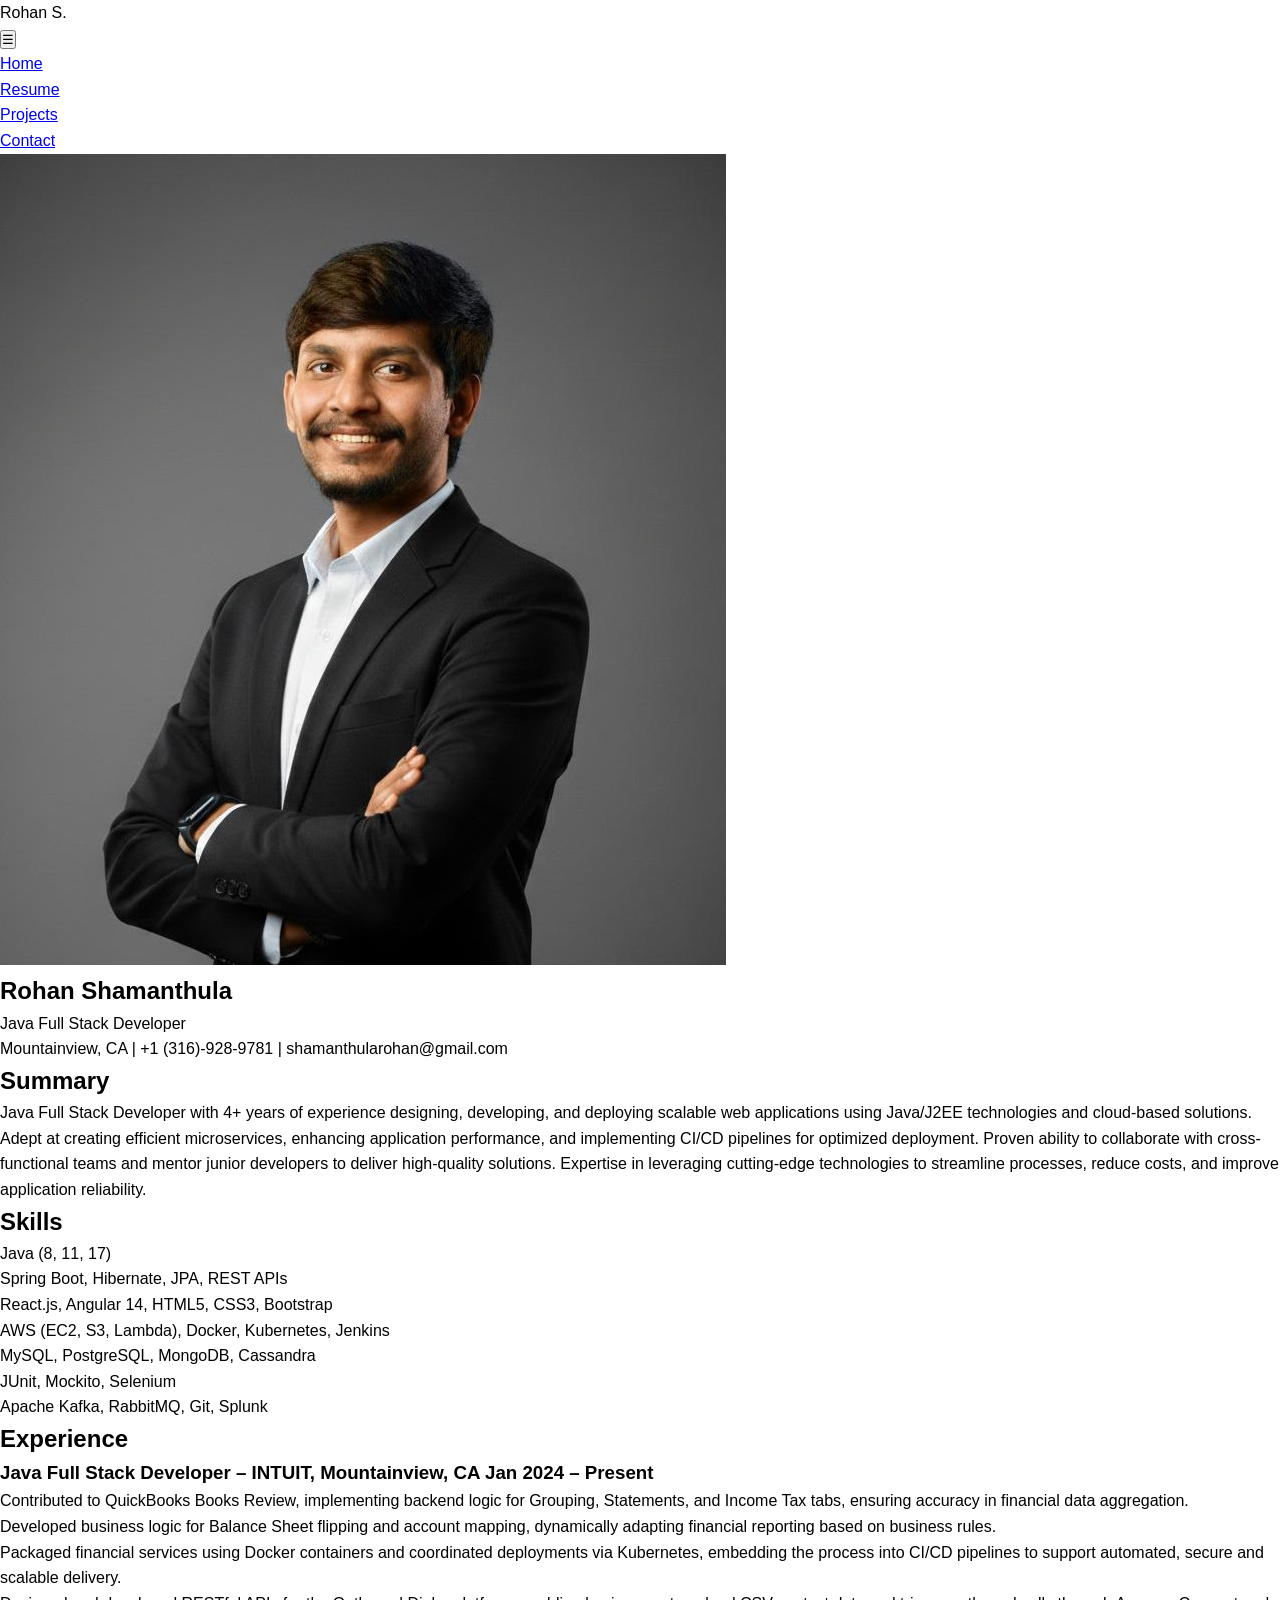
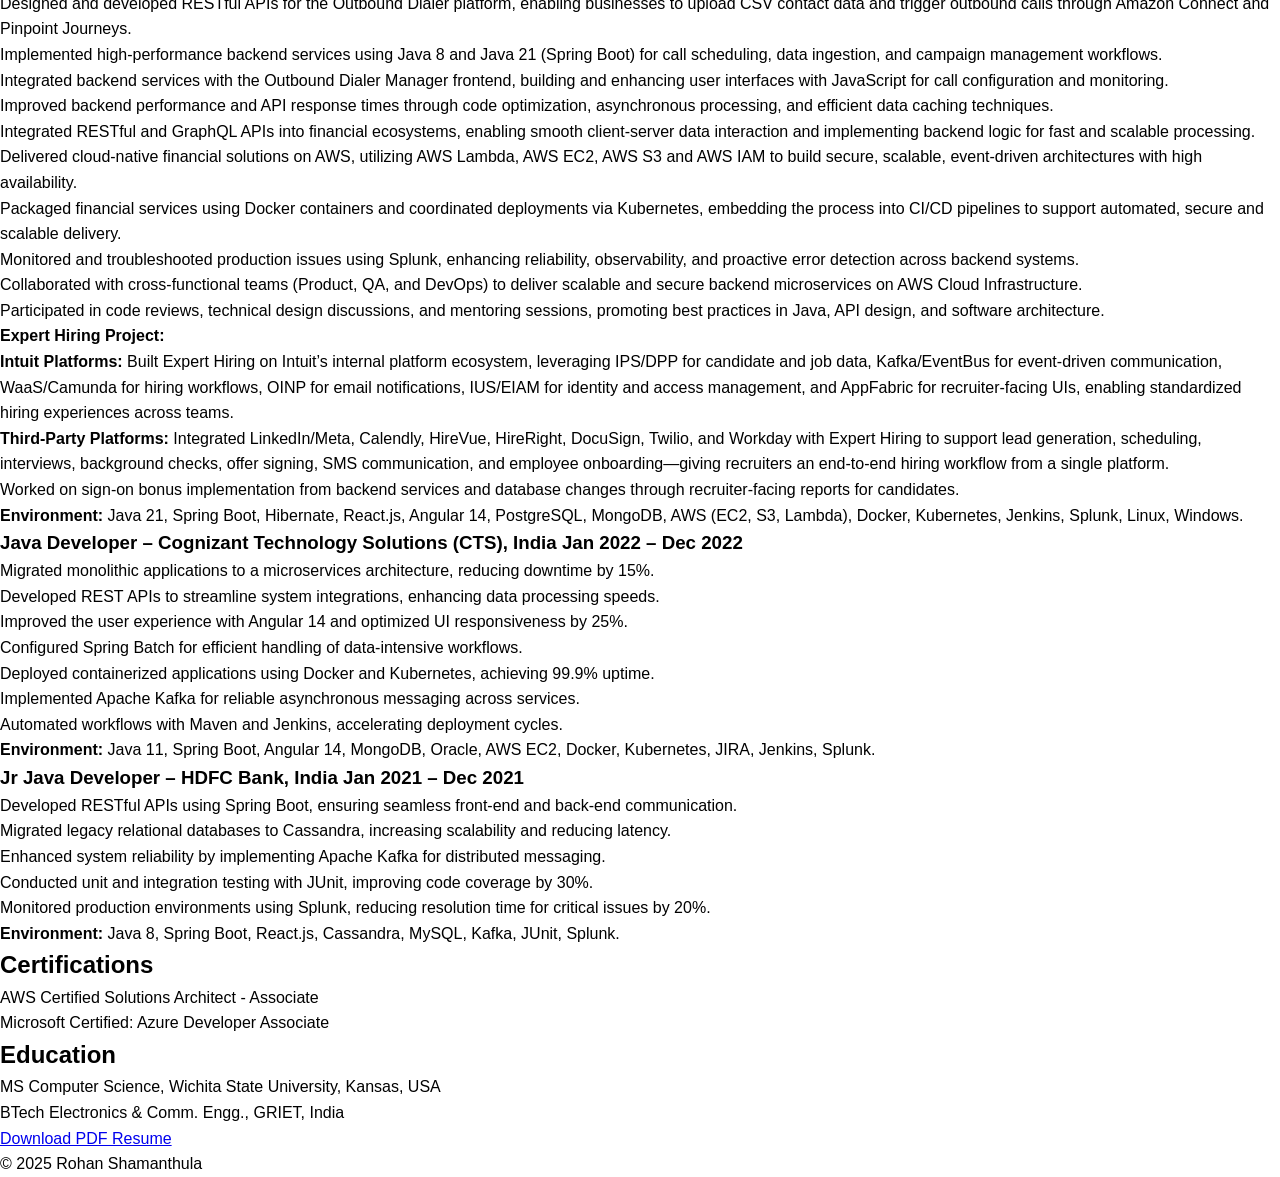
<file: resume.html>
<!DOCTYPE html>
<html lang="en">
<head>
  <meta charset="UTF-8">
  <title>Resume | Rohan Shamanthula</title>
  <meta name="viewport" content="width=device-width, initial-scale=1">
  <link rel="stylesheet" href="style.css">
  <script defer src="script.js"></script>
</head>
<body>
  <nav class="navbar">
      <div class="nav-logo">Rohan S.</div>
      <button class="nav-toggle" aria-label="Toggle navigation">☰</button>
      <ul class="nav-links">
          <li><a href="index.html">Home</a></li>
          <li><a href="resume.html">Resume</a></li>
          <li><a href="projects.html">Projects</a></li>
          <li><a href="contact.html">Contact</a></li>
      </ul>
  </nav>
  <main class="resume-main">
    <section class="resume-head">
        <img src="assets/rohan-profile.jpg" alt="Profile" class="profile-pic-small">
        <div>
            <h1>Rohan Shamanthula</h1>
            <p>Java Full Stack Developer<br>Mountainview, CA | +1 (316)-928-9781 | shamanthularohan@gmail.com</p>
        </div>
    </section>
    <section id="summary">
      <h2>Summary</h2>
      <p>Java Full Stack Developer with 4+ years of experience designing, developing, and deploying scalable web applications using Java/J2EE technologies and cloud-based solutions. Adept at creating efficient microservices, enhancing application performance, and implementing CI/CD pipelines for optimized deployment. Proven ability to collaborate with cross-functional teams and mentor junior developers to deliver high-quality solutions. Expertise in leveraging cutting-edge technologies to streamline processes, reduce costs, and improve application reliability.</p>
    </section>
    <section id="skills">
      <h2>Skills</h2>
      <ul class="skills-list">
        <li>Java (8, 11, 17)</li>
        <li>Spring Boot, Hibernate, JPA, REST APIs</li>
        <li>React.js, Angular 14, HTML5, CSS3, Bootstrap</li>
        <li>AWS (EC2, S3, Lambda), Docker, Kubernetes, Jenkins</li>
        <li>MySQL, PostgreSQL, MongoDB, Cassandra</li>
        <li>JUnit, Mockito, Selenium</li>
        <li>Apache Kafka, RabbitMQ, Git, Splunk</li>
      </ul>
    </section>
    <section id="experience">
      <h2>Experience</h2>
      <div class="exp-item">
        <h3>Java Full Stack Developer – INTUIT, Mountainview, CA <span>Jan 2024 – Present</span></h3>
        <ul>
          <li>Contributed to QuickBooks Books Review, implementing backend logic for Grouping, Statements, and Income Tax tabs, ensuring accuracy in financial data aggregation.</li>
          <li>Developed business logic for Balance Sheet flipping and account mapping, dynamically adapting financial reporting based on business rules.</li>
          <li>Packaged financial services using Docker containers and coordinated deployments via Kubernetes, embedding the process into CI/CD pipelines to support automated, secure and scalable delivery.</li>
          <li>Designed and developed RESTful APIs for the Outbound Dialer platform, enabling businesses to upload CSV contact data and trigger outbound calls through Amazon Connect and Pinpoint Journeys.</li>
          <li>Implemented high-performance backend services using Java 8 and Java 21 (Spring Boot) for call scheduling, data ingestion, and campaign management workflows.</li>
          <li>Integrated backend services with the Outbound Dialer Manager frontend, building and enhancing user interfaces with JavaScript for call configuration and monitoring.</li>
          <li>Improved backend performance and API response times through code optimization, asynchronous processing, and efficient data caching techniques.</li>
          <li>Integrated RESTful and GraphQL APIs into financial ecosystems, enabling smooth client-server data interaction and implementing backend logic for fast and scalable processing.</li>
          <li>Delivered cloud-native financial solutions on AWS, utilizing AWS Lambda, AWS EC2, AWS S3 and AWS IAM to build secure, scalable, event-driven architectures with high availability.</li>
          <li>Packaged financial services using Docker containers and coordinated deployments via Kubernetes, embedding the process into CI/CD pipelines to support automated, secure and scalable delivery.</li>
          <li>Monitored and troubleshooted production issues using Splunk, enhancing reliability, observability, and proactive error detection across backend systems.</li>
          <li>Collaborated with cross-functional teams (Product, QA, and DevOps) to deliver scalable and secure backend microservices on AWS Cloud Infrastructure.</li>
          <li>Participated in code reviews, technical design discussions, and mentoring sessions, promoting best practices in Java, API design, and software architecture.</li>
        </ul>
        <p><strong>Expert Hiring Project:</strong></p>
        <ul>
          <li><strong>Intuit Platforms:</strong> Built Expert Hiring on Intuit’s internal platform ecosystem, leveraging IPS/DPP for candidate and job data, Kafka/EventBus for event-driven communication, WaaS/Camunda for hiring workflows, OINP for email notifications, IUS/EIAM for identity and access management, and AppFabric for recruiter-facing UIs, enabling standardized hiring experiences across teams.</li>
          <li><strong>Third-Party Platforms:</strong> Integrated LinkedIn/Meta, Calendly, HireVue, HireRight, DocuSign, Twilio, and Workday with Expert Hiring to support lead generation, scheduling, interviews, background checks, offer signing, SMS communication, and employee onboarding—giving recruiters an end-to-end hiring workflow from a single platform.</li>
          <li>Worked on sign-on bonus implementation from backend services and database changes through recruiter-facing reports for candidates.</li>
        </ul>
        <p><strong>Environment:</strong> Java 21, Spring Boot, Hibernate, React.js, Angular 14, PostgreSQL, MongoDB, AWS (EC2, S3, Lambda), Docker, Kubernetes, Jenkins, Splunk, Linux, Windows.</p>
      </div>
      <div class="exp-item">
        <h3>Java Developer – Cognizant Technology Solutions (CTS), India <span>Jan 2022 – Dec 2022</span></h3>
        <ul>
          <li>Migrated monolithic applications to a microservices architecture, reducing downtime by 15%.</li>
          <li>Developed REST APIs to streamline system integrations, enhancing data processing speeds.</li>
          <li>Improved the user experience with Angular 14 and optimized UI responsiveness by 25%.</li>
          <li>Configured Spring Batch for efficient handling of data-intensive workflows.</li>
          <li>Deployed containerized applications using Docker and Kubernetes, achieving 99.9% uptime.</li>
          <li>Implemented Apache Kafka for reliable asynchronous messaging across services.</li>
          <li>Automated workflows with Maven and Jenkins, accelerating deployment cycles.</li>
        </ul>
        <p><strong>Environment:</strong> Java 11, Spring Boot, Angular 14, MongoDB, Oracle, AWS EC2, Docker, Kubernetes, JIRA, Jenkins, Splunk.</p>
      </div>
      <div class="exp-item">
        <h3>Jr Java Developer – HDFC Bank, India <span>Jan 2021 – Dec 2021</span></h3>
        <ul>
          <li>Developed RESTful APIs using Spring Boot, ensuring seamless front-end and back-end communication.</li>
          <li>Migrated legacy relational databases to Cassandra, increasing scalability and reducing latency.</li>
          <li>Enhanced system reliability by implementing Apache Kafka for distributed messaging.</li>
          <li>Conducted unit and integration testing with JUnit, improving code coverage by 30%.</li>
          <li>Monitored production environments using Splunk, reducing resolution time for critical issues by 20%.</li>
        </ul>
        <p><strong>Environment:</strong> Java 8, Spring Boot, React.js, Cassandra, MySQL, Kafka, JUnit, Splunk.</p>
      </div>
    </section>
    <section id="certs">
      <h2>Certifications</h2>
      <ul>
        <li>AWS Certified Solutions Architect - Associate</li>
        <li>Microsoft Certified: Azure Developer Associate</li>
      </ul>
    </section>
    <section id="education">
      <h2>Education</h2>
      <ul>
        <li>MS Computer Science, Wichita State University, Kansas, USA</li>
        <li>BTech Electronics & Comm. Engg., GRIET, India</li>
      </ul>
    </section>
    <section id="download">
      <a class="cta-button" href="assets/Rohan_Shamanthula_Resume.pdf" download>Download PDF Resume</a>
    </section>
  </main>
  <footer><p>&copy; 2025 Rohan Shamanthula</p></footer>
</body>
</html>
</file>
<file: style.css>
/* DeveloperFolio Style - Exact Match */
:root {
    --buttonColor: #55198b;
    --buttonHover: #8c43ce;
    --titleColor: #000000;
    --textColor: #000000;
    --subTitle: #868e96;
    --lightBackground1: #fff;
    --lightBackground2: rgb(255, 255, 255);
    --lightBoxShadowDark: rgba(0, 0, 0, 0.2);
    --lightBoxShadow: rgba(0, 0, 0, 0.1);
    --lightBorder1: rgba(211, 211, 211, 0.397);
    --headerHoverBG: #f4f4f4;
    --iconBackground: #333;
}

* {
    margin: 0;
    padding: 0;
    box-sizing: border-box;
}

body {
    font-family: -apple-system, BlinkMacSystemFont, "Segoe UI", Roboto, "Helvetica Neue", Arial, sans-serif;
    color: var(--textColor);
    background-color: var(--lightBackground1);
    line-height: 1.6;
}

/* Header */
.header {
    background-color: var(--lightBackground1);
    max-width: 100%;
    padding: 15px 20px;
    margin: 0 auto;
    position: sticky;
    top: 0;
    z-index: 1000;
    box-shadow: 0 2px 10px rgba(0,0,0,0.1);
}

.header ul {
    margin: 0;
    padding: 0;
    list-style: none;
    overflow: hidden;
}

.grey-color {
    color: var(--subTitle);
}

.header li a {
    display: block;
    padding: 15px 20px;
    color: var(--textColor);
    text-decoration: none;
    transition: background-color 0.3s;
}

.header li a:hover {
    background-color: var(--headerHoverBG);
}

.header .logo {
    display: block;
    flex: none;
    float: left;
    font-size: 1.5em;
    text-decoration: none;
    margin-top: 10px;
    line-height: normal;
    color: var(--textColor);
    font-weight: bold;
}

.header .logo-name {
    font-weight: bold;
    padding: 0 10px;
}

/* Menu */
.header .menu {
    clear: both;
    max-height: 0;
    transition: max-height 0.2s ease-out;
}

.header .menu-icon {
    cursor: pointer;
    display: inline-block;
    float: right;
    padding: 28px 20px;
    position: relative;
    user-select: none;
}

.header .menu-icon .navicon {
    background: var(--iconBackground);
    display: block;
    height: 2px;
    position: relative;
    transition: background 0.2s ease-out;
    width: 18px;
}

.header .menu-icon .navicon:before,
.header .menu-icon .navicon:after {
    background: var(--iconBackground);
    content: "";
    display: block;
    height: 100%;
    position: absolute;
    transition: all 0.2s ease-out;
    width: 100%;
}

.header .menu-icon .navicon:before {
    top: 5px;
}

.header .menu-icon .navicon:after {
    top: -5px;
}

.header .menu-btn {
    display: none;
}

.header .menu-btn:checked ~ .menu {
    max-height: 486px;
}

.header .menu-btn:checked ~ .menu-icon .navicon {
    background: transparent !important;
}

.header .menu-btn:checked ~ .menu-icon .navicon:before {
    transform: rotate(-45deg);
}

.header .menu-btn:checked ~ .menu-icon .navicon:after {
    transform: rotate(45deg);
}

.header .menu-btn:checked ~ .menu-icon .navicon:before,
.header .menu-btn:checked ~ .menu-icon .navicon:after {
    top: 0;
}

@media (min-width: 48em) {
    .header {
        display: flex;
        align-items: center;
        justify-content: space-between;
    }
    .header li {
        float: left;
    }
    .header .menu {
        max-height: none;
    }
    .header .menu-icon {
        display: none;
    }
}

/* Main Container */
.main {
    width: 90%;
    padding: 20px 10px;
    margin: 0 auto;
    margin-top: 4rem;
}

/* Greeting Section */
.greet-main {
    width: 90%;
    padding: 20px 10px;
    margin: 0 auto;
    margin-top: 2rem;
}

.greeting-main {
    display: flex;
}

.greeting-main > * {
    flex: 1;
    margin-bottom: 30px;
}

.greeting-text {
    font-size: 70px;
    line-height: 1.1;
    color: var(--textColor);
    font-weight: 700;
}

.greeting-text-p {
    font-size: 30px;
    line-height: 40px;
}

.subTitle {
    color: var(--subTitle);
}

.wave-emoji {
    animation-duration: 1.8s;
    animation-iteration-count: infinite;
    animation-name: wave;
    display: inline-block;
    transform-origin: 70% 70%;
}

@keyframes wave {
    0% { transform: rotate(0deg); }
    10% { transform: rotate(-10deg); }
    20% { transform: rotate(12deg); }
    30% { transform: rotate(-10deg); }
    40% { transform: rotate(9deg); }
    50% { transform: rotate(0deg); }
    100% { transform: rotate(0deg); }
}

.social-media-div {
    margin: 20px 0;
}

.icon-button {
    margin: 0 10px;
    padding: 12px;
    border-radius: 50%;
    background: var(--lightBackground1);
    color: var(--textColor);
    font-size: 20px;
    width: 50px;
    height: 50px;
    display: inline-flex;
    align-items: center;
    justify-content: center;
    text-decoration: none;
    box-shadow: 0 2px 5px var(--lightBoxShadow);
    transition: all 0.3s;
}

.icon-button:hover {
    transform: translateY(-3px);
    box-shadow: 0 4px 10px var(--lightBoxShadowDark);
}

.icon-button.github { color: #333; }
.icon-button.linkedin { color: #0e76a8; }
.icon-button.google { color: #ea4335; }

.button-greeting-div {
    display: flex;
    margin-top: 40px;
    gap: 15px;
}

.button {
    padding: 12px 30px;
    border-radius: 6px;
    text-decoration: none;
    font-weight: 600;
    transition: all 0.3s;
    border: none;
    cursor: pointer;
    display: inline-block;
}

.button-greeting {
    background-color: var(--buttonColor);
    color: white;
}

.button-greeting:hover {
    background-color: var(--buttonHover);
    transform: translateY(-2px);
    box-shadow: 0 4px 8px var(--lightBoxShadowDark);
}

.profile-image {
    max-width: 100%;
    height: auto;
    border-radius: 50%;
    width: 300px;
    height: 300px;
    object-fit: cover;
    box-shadow: 0 4px 8px rgba(0,0,0,0.1);
}

.greeting-image-div {
    display: flex;
    justify-content: center;
    align-items: center;
}

/* Skills Section */
.skills-main-div {
    display: flex;
    width: 100%;
    overflow: hidden;
}

.skills-text-div {
    margin-left: 50px;
}

.skills-main-div > * {
    flex: 1;
    margin-bottom: 30px;
}

.skills-image-div > img {
    max-width: 100%;
    height: auto;
}

.skills-heading {
    font-size: 56px;
    font-weight: 400;
}

.skills-text-subtitle {
    font-size: 20px;
    margin: 20px 0;
}

.software-skills-main-div {
    margin: 30px 0;
}

.dev-icons {
    list-style: none;
    display: flex;
    flex-wrap: wrap;
    gap: 20px;
    padding: 0;
}

.software-skill-inline {
    display: flex;
    flex-direction: column;
    align-items: center;
    text-align: center;
    min-width: 80px;
}

.software-skill-inline i {
    font-size: 50px;
    color: var(--buttonColor);
    margin-bottom: 10px;
}

.software-skill-inline p {
    margin: 0;
    font-size: 14px;
    color: var(--subTitle);
}

.skills-text {
    font-size: 18px;
    margin: 15px 0;
}

/* Stack Progress */
.skill-progress-main-div {
    margin: 40px 0;
}

.skill-progress-item {
    margin: 30px 0;
}

.skill-progress-label {
    font-size: 18px;
    font-weight: 600;
    margin-bottom: 10px;
    color: var(--textColor);
}

.skill-progress-bar {
    background: #f0f0f0;
    border-radius: 10px;
    height: 30px;
    overflow: hidden;
    position: relative;
}

.skill-progress-fill {
    background: linear-gradient(90deg, var(--buttonColor), var(--buttonHover));
    height: 100%;
    border-radius: 10px;
    display: flex;
    align-items: center;
    justify-content: flex-end;
    padding-right: 15px;
    color: white;
    font-weight: 600;
    transition: width 1s ease;
}

/* Education */
.education-cards-div {
    display: grid;
    grid-template-columns: repeat(auto-fit, minmax(300px, 1fr));
    gap: 2rem;
    margin-top: 2rem;
}

.education-card {
    background: var(--lightBackground2);
    border: 1px solid var(--lightBorder1);
    border-radius: 10px;
    padding: 2rem;
    box-shadow: var(--lightBoxShadowDark) 0px 10px 30px -15px;
    transition: transform 0.3s, box-shadow 0.3s;
    display: flex;
    flex-direction: column;
    align-items: center;
    text-align: center;
}

.education-logo-div {
    margin-bottom: 1.5rem;
    display: flex;
    justify-content: center;
    align-items: center;
}

.education-logo {
    max-width: 150px;
    max-height: 150px;
    width: auto;
    height: auto;
    object-fit: contain;
    border-radius: 8px;
    box-shadow: 0 2px 8px var(--lightBoxShadow);
}

.education-card:hover {
    transform: translateY(-5px);
    box-shadow: var(--lightBoxShadowDark) 0px 20px 30px -10px;
}

.education-card-header h3 {
    color: var(--titleColor);
    font-size: 22px;
    margin-bottom: 10px;
}

.education-duration {
    color: var(--subTitle);
    font-size: 16px;
    margin: 10px 0;
}

.education-desc {
    color: var(--subTitle);
    margin-top: 15px;
}

/* Experience Cards */
.experience-heading {
    font-size: 56px;
    font-weight: 400;
    margin-bottom: 2rem;
}

.experience-cards-div {
    display: grid;
    grid-template-columns: repeat(auto-fit, minmax(290px, 1fr));
    gap: 1rem 1rem;
}

.experience-card {
    position: relative;
    background-color: var(--lightBackground2);
    box-shadow: var(--lightBoxShadowDark) 0px 10px 30px -15px;
    border-radius: 10px;
    border: 1px solid var(--lightBorder1);
    transition: transform 0.3s, box-shadow 0.3s;
}

.experience-card:hover {
    box-shadow: var(--lightBoxShadowDark) 0px 20px 30px -10px;
    transform: translateY(-5px);
}

.experience-banner {
    background-position: center;
    background-repeat: no-repeat;
    background-size: 150%;
    border-radius: 10px 10px 0px 0px;
    height: 11rem;
    display: flex;
    align-items: flex-end;
    justify-content: center;
    position: relative;
}

.experience-blurred-div {
    position: absolute;
    background: rgba(0, 0, 0, 0.3);
    height: 11rem;
    top: 0;
    left: 0;
    width: 100%;
    border-radius: 10px 10px 0px 0px;
}

.experience-div-company {
    position: absolute;
    background: transparent;
    height: 9rem;
    top: 0;
    left: 0;
    width: 100%;
    display: flex;
    align-items: center;
    justify-content: center;
    z-index: 2;
}

.experience-text-company {
    text-align: center;
    padding: 1.5rem;
    margin: 0;
    color: white;
    font-size: 25px;
    font-weight: 700;
}

.experience-roundedimg {
    position: absolute;
    left: 0;
    right: 0;
    top: 7rem;
    margin-left: auto;
    margin-right: auto;
    width: 8rem;
    height: 8rem;
    box-shadow: 0 0.5rem 1rem var(--lightBoxShadowDark);
    border-radius: 50%;
    background: white;
    display: flex;
    align-items: center;
    justify-content: center;
    z-index: 3;
}

.company-logo {
    font-weight: 700;
    font-size: 18px;
    color: var(--textColor);
}

.company-logo-img {
    width: 100%;
    height: 100%;
    object-fit: contain;
    border-radius: 50%;
    padding: 10px;
    background: white;
}

.experience-text-role {
    text-align: center;
    color: var(--textColor);
    font-weight: 700;
    font-size: 25px;
    margin: 0;
    padding-top: 1.5rem;
}

.experience-text-date {
    text-align: center;
    color: var(--textColor);
    font-size: 20px;
    margin: 0;
    padding-top: 1rem;
    font-weight: 600;
}

.experience-text-desc {
    text-align: center;
    color: var(--subTitle);
    margin: 20px 0;
}

.experience-text-details {
    padding: 1.5rem;
    margin-top: 2rem;
}

.experience-text-details ul {
    list-style: none;
    padding: 0;
    margin: 20px 0;
}

.experience-text-details li {
    margin: 10px 0;
    padding-left: 20px;
    position: relative;
}

.experience-text-details li:before {
    content: "▸";
    position: absolute;
    left: 0;
    color: var(--buttonColor);
}

/* Projects */
.project-subtitle {
    text-align: center;
    font-size: 20px;
    margin: 20px 0 40px 0;
}

.projects-container {
    display: grid;
    grid-template-columns: repeat(auto-fit, minmax(300px, 1fr));
    gap: 1rem 1rem;
}

.project-card {
    display: flex;
    flex-direction: column;
    background-color: var(--lightBackground2);
    padding: 1.5rem;
    border-radius: 10px;
    border: 1px solid var(--lightBorder1);
    box-shadow: var(--lightBoxShadowDark) 0px 10px 30px -15px;
    transition: all 0.3s ease;
}

.project-card-light:hover {
    box-shadow: var(--lightBoxShadowDark) 0px 20px 30px -10px;
    transform: translateY(-5px);
}

.project-image {
    position: relative;
    height: 250px;
    overflow: hidden;
    display: flex;
    justify-content: center;
    align-items: center;
    background: linear-gradient(135deg, var(--buttonColor), var(--buttonHover));
    border-radius: 8px;
    margin-bottom: 1rem;
}

.project-image-placeholder {
    color: white;
    font-size: 24px;
    font-weight: 700;
    text-align: center;
}

.card-image {
    max-width: 100%;
    height: auto;
    width: 100%;
    object-fit: cover;
}

.card-title {
    color: var(--titleColor);
    font-size: 22px;
    line-height: 24px;
    font-weight: 700;
    margin: 15px 0 0 0;
}

.card-subtitle {
    color: var(--subTitle);
    font-size: 17px;
    line-height: 1.5rem;
    margin: 10px 0;
}

.project-card-footer {
    margin-top: 20px;
}

.project-tag {
    background: var(--buttonColor);
    color: var(--lightBackground1);
    border-radius: 4px;
    display: inline-flex;
    font-size: 0.75rem;
    height: 2em;
    justify-content: center;
    white-space: nowrap;
    line-height: 1.5;
    margin: 0 0.5rem 0.5rem 0;
    padding: 0 0.75em;
    cursor: pointer;
    transition: 0.2s ease-in;
    align-items: center;
}

.project-tag:hover {
    background: var(--buttonHover);
}

/* Contact */
.contact-main {
    margin: 40px 0;
}

.contact-title {
    font-size: 56px;
    font-weight: 400;
    margin-bottom: 20px;
}

.contact-subtitle {
    font-size: 20px;
    margin: 20px 0;
}

.contact-details {
    margin: 30px 0;
}

.contact-details p {
    font-size: 18px;
    margin: 15px 0;
    color: var(--textColor);
}

.contact-details i {
    margin-right: 10px;
    color: var(--buttonColor);
}

.button-contact-div {
    margin-top: 30px;
}

.button-contact {
    background-color: var(--buttonColor);
    color: white;
}

.button-contact:hover {
    background-color: var(--buttonHover);
}

/* Footer */
.footer-div {
    text-align: center;
    padding: 40px 20px;
    background: var(--lightBackground1);
    border-top: 1px solid var(--lightBorder1);
}

.footer-text {
    color: var(--subTitle);
    font-size: 16px;
    margin: 10px 0;
}

.footer-text a {
    color: var(--buttonColor);
    text-decoration: none;
}

.footer-text a:hover {
    color: var(--buttonHover);
}

/* Scroll to Top */
.scroll-to-top {
    position: fixed;
    bottom: 30px;
    right: 30px;
    width: 50px;
    height: 50px;
    border-radius: 50%;
    background: var(--buttonColor);
    color: white;
    border: none;
    cursor: pointer;
    display: none;
    align-items: center;
    justify-content: center;
    font-size: 20px;
    box-shadow: 0 4px 10px var(--lightBoxShadowDark);
    transition: all 0.3s;
    z-index: 1000;
}

.scroll-to-top:hover {
    background: var(--buttonHover);
    transform: translateY(-3px);
}

.scroll-to-top.show {
    display: flex;
}

/* Responsive */
@media (max-width: 1380px) {
    .greeting-text {
        font-size: 50px;
    }
    .greeting-text-p {
        font-size: 20px;
    }
    .skills-heading {
        font-size: 40px;
    }
    .experience-heading {
        font-size: 40px;
    }
}

@media (max-width: 768px) {
    .greeting-main {
        display: block;
    }
    .greeting-text {
        font-size: 30px;
        text-align: center;
    }
    .greeting-text-p {
        font-size: 16px;
        line-height: normal;
        text-align: center;
    }
    .greeting-image-div {
        height: 256px;
        margin-top: 20px;
    }
    .profile-image {
        width: 200px;
        height: 200px;
    }
    .skills-main-div {
        flex-direction: column;
    }
    .skills-text-div {
        margin-left: 0;
        margin: 20px;
    }
    .skills-heading {
        font-size: 30px;
        text-align: center;
    }
    .skills-text {
        font-size: 16px;
    }
    .skills-text-subtitle {
        font-size: 16px;
        text-align: center;
    }
    .skills-image-div {
        order: 2;
    }
    .experience-heading {
        font-size: 30px;
        text-align: center;
    }
    .button-greeting-div {
        justify-content: space-around;
        flex-wrap: wrap;
    }
}
</file>
